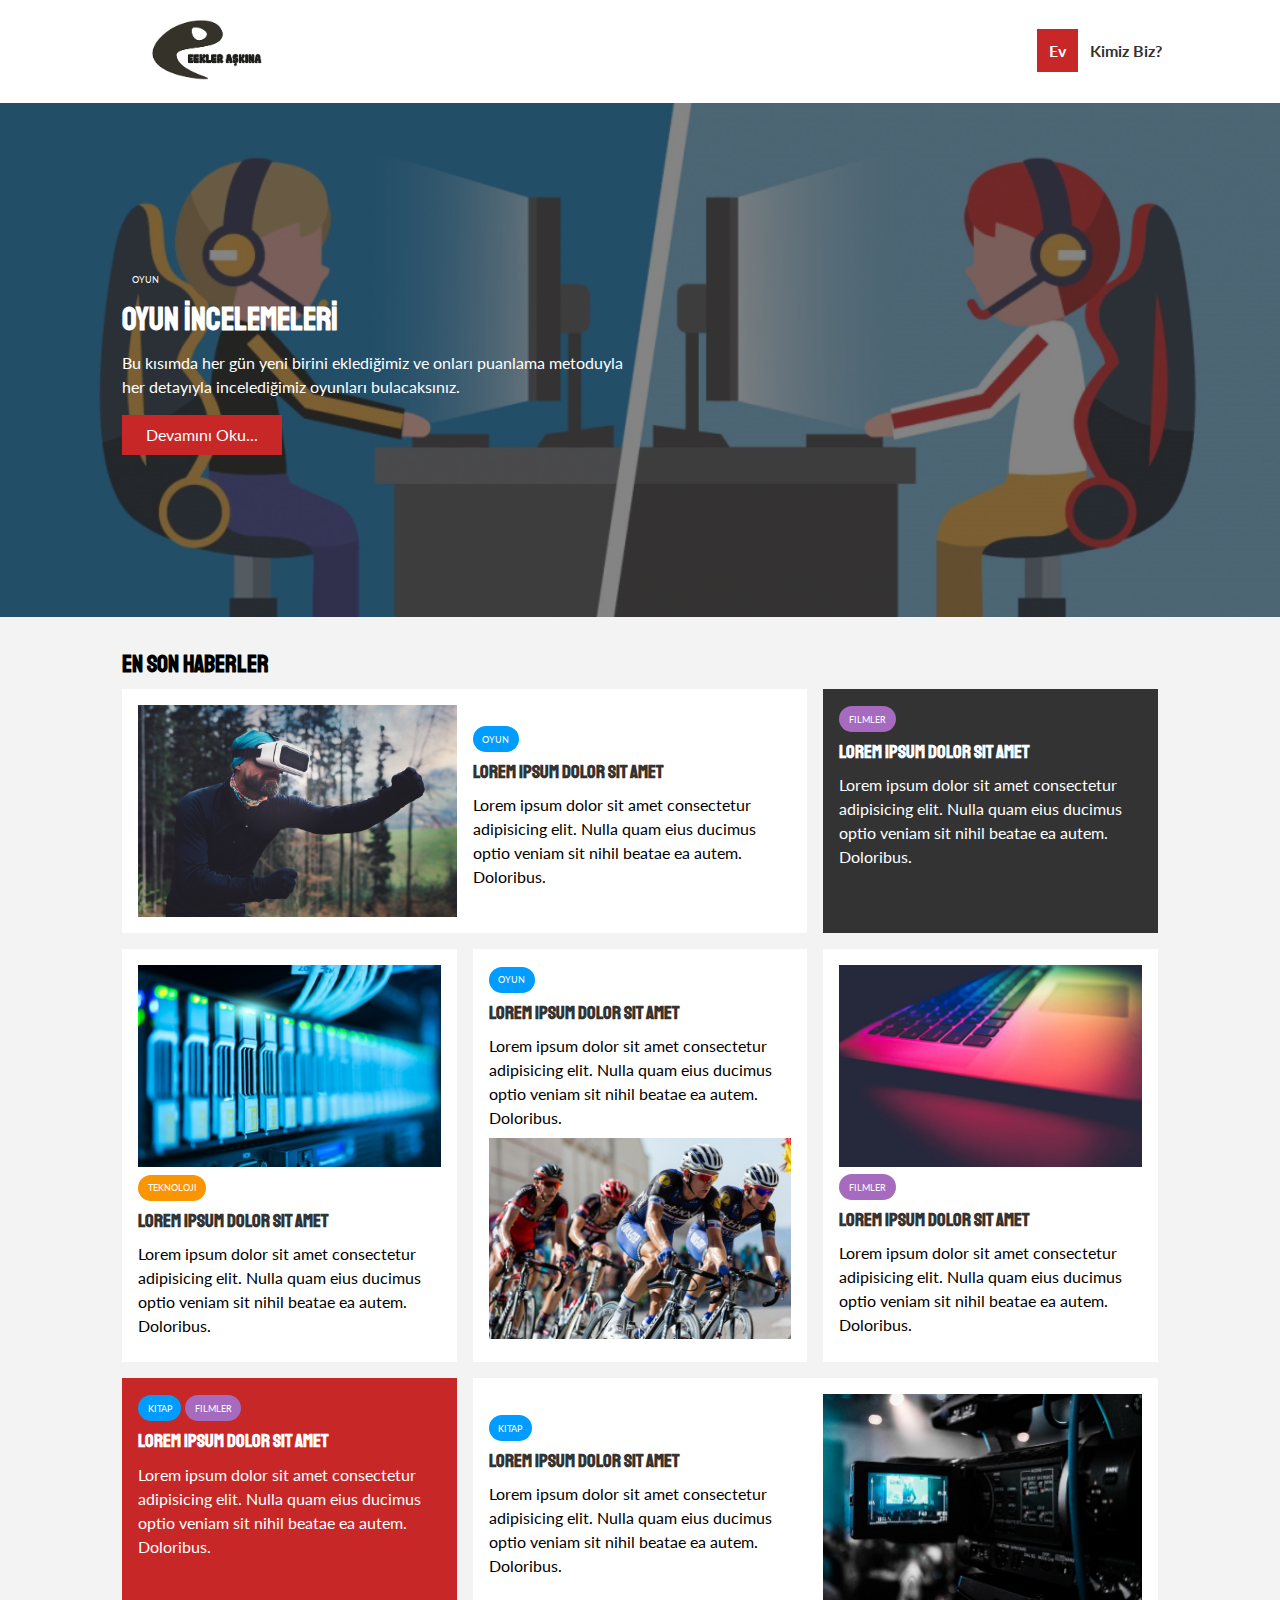
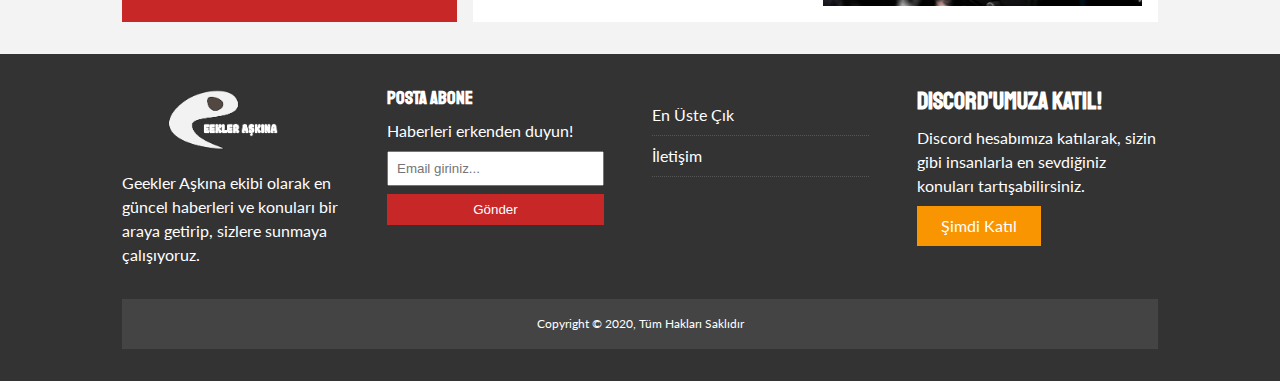
<file: index.html>
<!DOCTYPE html>
<html lang="en">
<head>
  <meta charset="UTF-8">
  <meta name="viewport" content="width=device-width, initial-scale=1.0">
  <meta http-equiv="X-UA-Compatible" content="ie=edge">
  <link rel="stylesheet" href="https://use.fontawesome.com/releases/v5.6.3/css/all.css" integrity="sha384-UHRtZLI+pbxtHCWp1t77Bi1L4ZtiqrqD80Kn4Z8NTSRyMA2Fd33n5dQ8lWUE00s/" crossorigin="anonymous">
  <link href="https://fonts.googleapis.com/css?family=Lato|Staatliches" rel="stylesheet">
  <link rel="stylesheet" href="css/style.css">
  <link rel="stylesheet" media="screen and (max-width: 768px)" href="css/mobile.css">
  <link rel="shortcut icon" type="image/x-icon" href="favicon.ico">
  <title>Geekler Aşkına | Sevdiğiniz Şeyler</title>
</head>
<body>
  <nav id="main-nav">
    <div class="container">
      <img src="img2/banner.png" alt="GeeklerAşkına" class="logo">
      <div class="social">
        <a href="http://facebook.com" target="_blank"><i class="fab fa-facebook fa-2x"></i></a>
        <a href="http://twitter.com" target="_blank"><i class="fab fa-twitter fa-2x"></i></a>
        <a href="http://instagram.com" target="_blank"><i class="fab fa-instagram fa-2x"></i></a>
        <a href="http://youtube.com" target="_blank"><i class="fab fa-youtube fa-2x"></i></a>
      </div>
      <ul>
        <li><a class="current" href="index.html">Ev</a></li>
        <li><a href="about.html">Kimiz Biz?</a></li>
      </ul>
    </div>
  </nav>

  <!-- Showcase -->
  <header id="showcase">
    <div class="container">
      <div class="showcase-container">
        <div class="showcase-content">
          <div class="category category-sports">Oyun</div>
          <h1>OYUN İNCELEMELERİ</h1>
          <p>Bu kısımda her gün yeni birini eklediğimiz ve onları puanlama metoduyla her detayıyla incelediğimiz oyunları bulacaksınız.</p>
          <a href="article.html" class="btn btn-primary">Devamını Oku...</a>
        </div>
      </div>
    </div>
  </header>

  <!-- Home Articles -->
  <section id="home-articles" class="py-2">
    <div class="container">
        <h2>En Son Haberler</h2>
        <div class="articles-container">
          <article class="card">
            <img src="img/articles/ent1.jpg" alt="">
            <div>
              <div class="category category-game">Oyun</div>
              <h3>
                <a href="article.html">Lorem ipsum dolor sit amet</a>
              </h3>
              <p>Lorem ipsum dolor sit amet consectetur adipisicing elit. Nulla quam eius ducimus optio veniam sit nihil beatae ea autem. Doloribus.</p>
            </div>
          </article>
          <article class="card bg-dark">
            <div class="category category-movie">Filmler</div>
            <h3>
              <a href="article.html">Lorem ipsum dolor sit amet</a>
            </h3>
            <p>Lorem ipsum dolor sit amet consectetur adipisicing elit. Nulla quam eius ducimus optio veniam sit nihil beatae ea autem. Doloribus.</p>
          </article>
          <article class="card">
            <img src="img/articles/tech1.jpg" alt="">
            <div class="category category-tech">Teknoloji</div>
            <h3>
              <a href="article.html">Lorem ipsum dolor sit amet</a>
            </h3>
            <p>Lorem ipsum dolor sit amet consectetur adipisicing elit. Nulla quam eius ducimus optio veniam sit nihil beatae ea autem. Doloribus.</p>
          </article>
          <article class="card">
            <div class="category category-game">Oyun</div>
            <h3>
              <a href="article.html">Lorem ipsum dolor sit amet</a>
            </h3>
            <p>Lorem ipsum dolor sit amet consectetur adipisicing elit. Nulla quam eius ducimus optio veniam sit nihil beatae ea autem. Doloribus.</p>
            <img src="img/articles/sports1.jpg" alt="">
          </article>
          <article class="card">
            <img src="img/articles/tech2.jpg" alt="">
            <div class="category category-movie">Filmler</div>
            <h3>
              <a href="article.html">Lorem ipsum dolor sit amet</a>
            </h3>
            <p>Lorem ipsum dolor sit amet consectetur adipisicing elit. Nulla quam eius ducimus optio veniam sit nihil beatae ea autem. Doloribus.</p>
          </article>
          <article class="card bg-primary">
            <div class="category category-book">Kitap</div>
            <div class="category category-movie">Filmler</div>
            <h3>
              <a href="article.html">Lorem ipsum dolor sit amet</a>
            </h3>
            <p>Lorem ipsum dolor sit amet consectetur adipisicing elit. Nulla quam eius ducimus optio veniam sit nihil beatae ea autem. Doloribus.</p>
          </article>
          <article class="card">
            <div>
              <div class="category category-book">Kitap</div>
              <h3>
                <a href="article.html">Lorem ipsum dolor sit amet</a>
              </h3>
              <p>Lorem ipsum dolor sit amet consectetur adipisicing elit. Nulla quam eius ducimus optio veniam sit nihil beatae ea autem. Doloribus.</p>
            </div>
            <img src="img/articles/ent2.jpg" alt="">
          </article>
        </div>
    </div>
  </section>

  <!-- Footer -->
  <footer id="main-footer" class="py-2">
    <div class="container footer-container">
      <div>
        <img src="img2/banner kopyası.png" alt="GeeklerAşkına">
        <p>Geekler Aşkına ekibi olarak en güncel haberleri ve konuları bir araya getirip, sizlere sunmaya çalışıyoruz.</p>
      </div>
      <div>
        <h3>Posta Abone</h3>
        <p>Haberleri erkenden duyun!</p>
        <form name="contact" method="POST" data-netlify="true">
          <input type="email" placeholder="Email giriniz...">
          <input type="submit" value="Gönder" class="btn btn-primary">
        </form>
      </div>
      <div>
        <h3></h3>
        <ul class="list">
          <li><a href="#">En Üste Çık</a></li>
          <li><a href="about.html">İletişim</a></li>
        </ul>
      </div>
      <div>
        <h2>DISCORD'Umuza KATIL!</h2>
        <p>Discord hesabımıza katılarak, sizin gibi insanlarla en sevdiğiniz konuları tartışabilirsiniz.</p>
        <a href="#" class="btn btn-secondary">Şimdi Katıl</a>
      </div>
      <div>
        <p>
          Copyright &copy; 2020, Tüm Hakları Saklıdır
        </p>
      </div>
    </div>
  </footer>

</body>
</html>
</file>
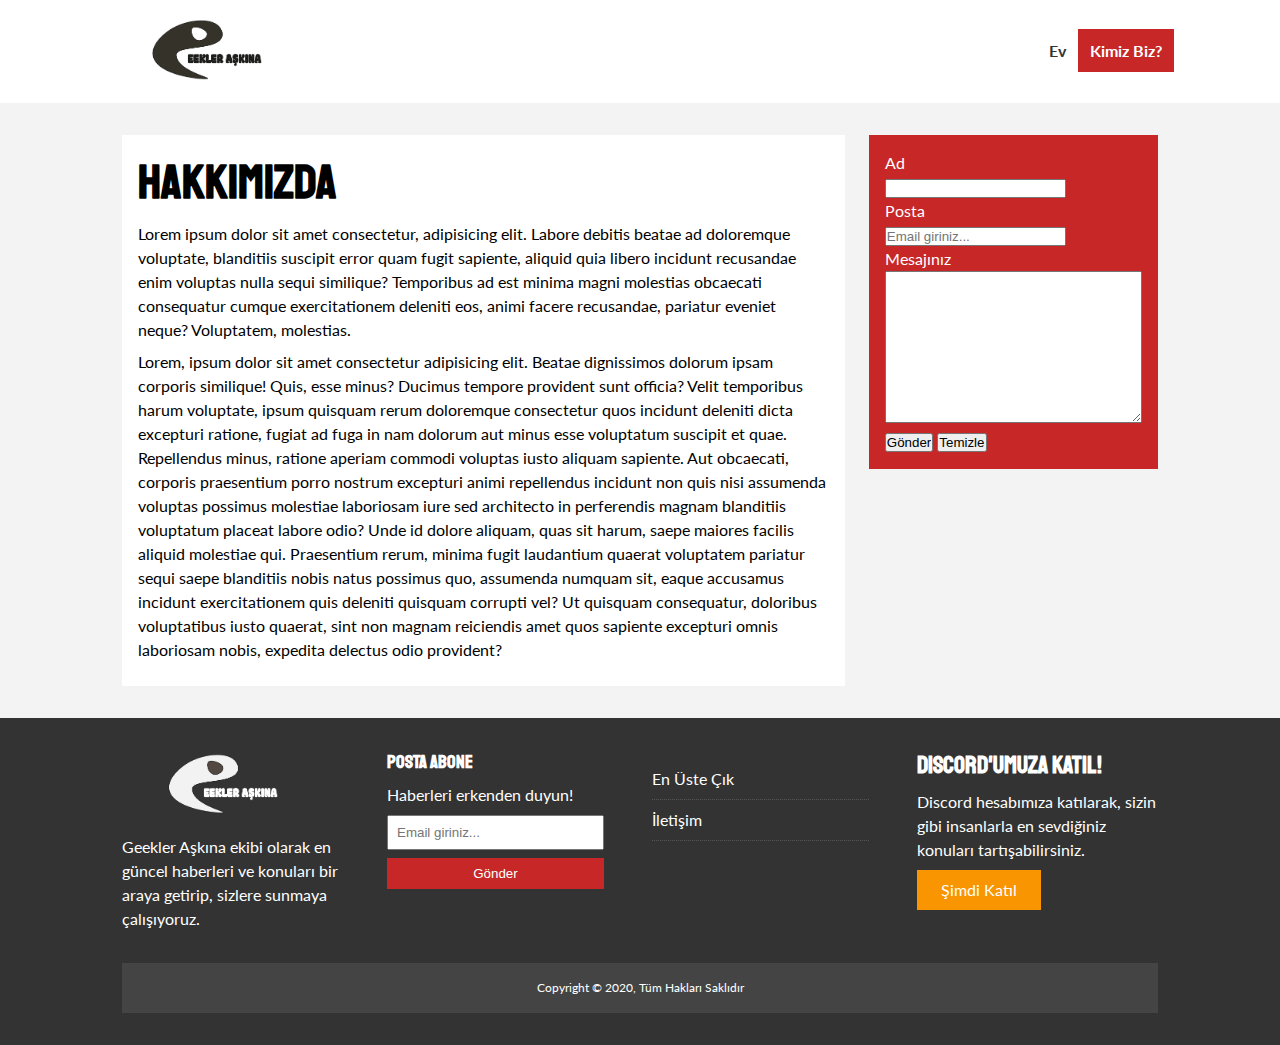
<file: about.html>
<!DOCTYPE html>
<html lang="en">
<head>
  <meta charset="UTF-8">
  <meta name="viewport" content="width=device-width, initial-scale=1.0">
  <meta http-equiv="X-UA-Compatible" content="ie=edge">
  <link rel="stylesheet" href="https://use.fontawesome.com/releases/v5.6.3/css/all.css" integrity="sha384-UHRtZLI+pbxtHCWp1t77Bi1L4ZtiqrqD80Kn4Z8NTSRyMA2Fd33n5dQ8lWUE00s/" crossorigin="anonymous">
  <link href="https://fonts.googleapis.com/css?family=Lato|Staatliches" rel="stylesheet">
  <link rel="stylesheet" href="css/style.css">
  <link rel="stylesheet" media="screen and (max-width: 768px)" href="css/mobile.css">
  <link rel="shortcut icon" type="image/x-icon" href="favicon.ico">
  <title>Geekler Aşkına | Hakkında</title>
</head>
<body>
  <nav id="main-nav">
    <div class="container">
      <img src="img2/banner.png" alt="NewsGrid" class="logo">
      <div class="social">
        <a href="http://facebook.com" target="_blank"><i class="fab fa-facebook fa-2x"></i></a>
        <a href="http://twitter.com" target="_blank"><i class="fab fa-twitter fa-2x"></i></a>
        <a href="http://instagram.com" target="_blank"><i class="fab fa-instagram fa-2x"></i></a>
        <a href="http://youtube.com" target="_blank"><i class="fab fa-youtube fa-2x"></i></a>
      </div>
      <ul>
        <li><a href="index.html">Ev</a></li>
        <li><a class="current" href="about.html">Kimiz Biz?</a></li>
      </ul>
    </div>
  </nav>

  <section id="about">
    <div class="container">
      <div class="page-container">
        <article class="card">
          <h1 class="l-heading">Hakkımızda</h1>
          <p>Lorem ipsum dolor sit amet consectetur, adipisicing elit. Labore debitis beatae ad doloremque voluptate, blanditiis suscipit error quam fugit sapiente, aliquid quia libero incidunt recusandae enim voluptas nulla sequi similique? Temporibus ad est minima magni molestias obcaecati consequatur cumque exercitationem deleniti eos, animi facere recusandae, pariatur eveniet neque? Voluptatem, molestias.</p>
          <p>Lorem, ipsum dolor sit amet consectetur adipisicing elit. Beatae dignissimos dolorum ipsam corporis similique! Quis, esse minus? Ducimus tempore provident sunt officia? Velit temporibus harum voluptate, ipsum quisquam rerum doloremque consectetur quos incidunt deleniti dicta excepturi ratione, fugiat ad fuga in nam dolorum aut minus esse voluptatum suscipit et quae. Repellendus minus, ratione aperiam commodi voluptas iusto aliquam sapiente. Aut obcaecati, corporis praesentium porro nostrum excepturi animi repellendus incidunt non quis nisi assumenda voluptas possimus molestiae laboriosam iure sed architecto in perferendis magnam blanditiis voluptatum placeat labore odio? Unde id dolore aliquam, quas sit harum, saepe maiores facilis aliquid molestiae qui. Praesentium rerum, minima fugit laudantium quaerat voluptatem pariatur sequi saepe blanditiis nobis natus possimus quo, assumenda numquam sit, eaque accusamus incidunt exercitationem quis deleniti quisquam corrupti vel? Ut quisquam consequatur, doloribus voluptatibus iusto quaerat, sint non magnam reiciendis amet quos sapiente excepturi omnis laboriosam nobis, expedita delectus odio provident?</p>
        </article>
        <aside class="card bg-primary">
          <form action="process.php">
            <div>
                <label for="name">Ad</label><br>
                <input type="text" id="name" name="name">
            </div>
            <div>
                <label for="email">Posta</label><br>
                <input type="email" name="email" id="email" placeholder="Email giriniz..." >
            </div>
            <div>
                <label for="message">Mesajınız</label><br>
                <textarea name="message" id="message" cols="30" rows="10" rows="5"> </textarea>
            </div>
            <div>
              <input type="submit" value="Gönder" >
              <!-- Button Submit -->
              <!-- <button type="submit">Submit</button> -->
              <button type="reset">Temizle</button>
          </div>
        </aside>
      </div>
    </div>
  </section>

  <!-- Footer -->
  <footer id="main-footer" class="py-2">
    <div class="container footer-container">
      <div>
        <img src="img2/banner kopyası.png" alt="GeeklerAşkına">
        <p>Geekler Aşkına ekibi olarak en güncel haberleri ve konuları bir araya getirip, sizlere sunmaya çalışıyoruz.</p>
      </div>
      <div>
        <h3>Posta Abone</h3>
        <p>Haberleri erkenden duyun!</p>
        <form name="contact" method="POST" data-netlify="true">
          <input type="email" placeholder="Email giriniz...">
          <input type="submit" value="Gönder" class="btn btn-primary">
        </form>
      </div>
      <div>
        <h3></h3>
        <ul class="list">
          <li><a href="#">En Üste Çık</a></li>
          <li><a href="#">İletişim</a></li>
        </ul>
      </div>
      <div>
        <h2>DISCORD'Umuza KATIL!</h2>
        <p>Discord hesabımıza katılarak, sizin gibi insanlarla en sevdiğiniz konuları tartışabilirsiniz.</p>
        <a href="#" class="btn btn-secondary">Şimdi Katıl</a>
      </div>
      <div>
        <p>
          Copyright &copy; 2020, Tüm Hakları Saklıdır
        </p>
      </div>
    </div>
  </footer>

</body>
</html>
</file>
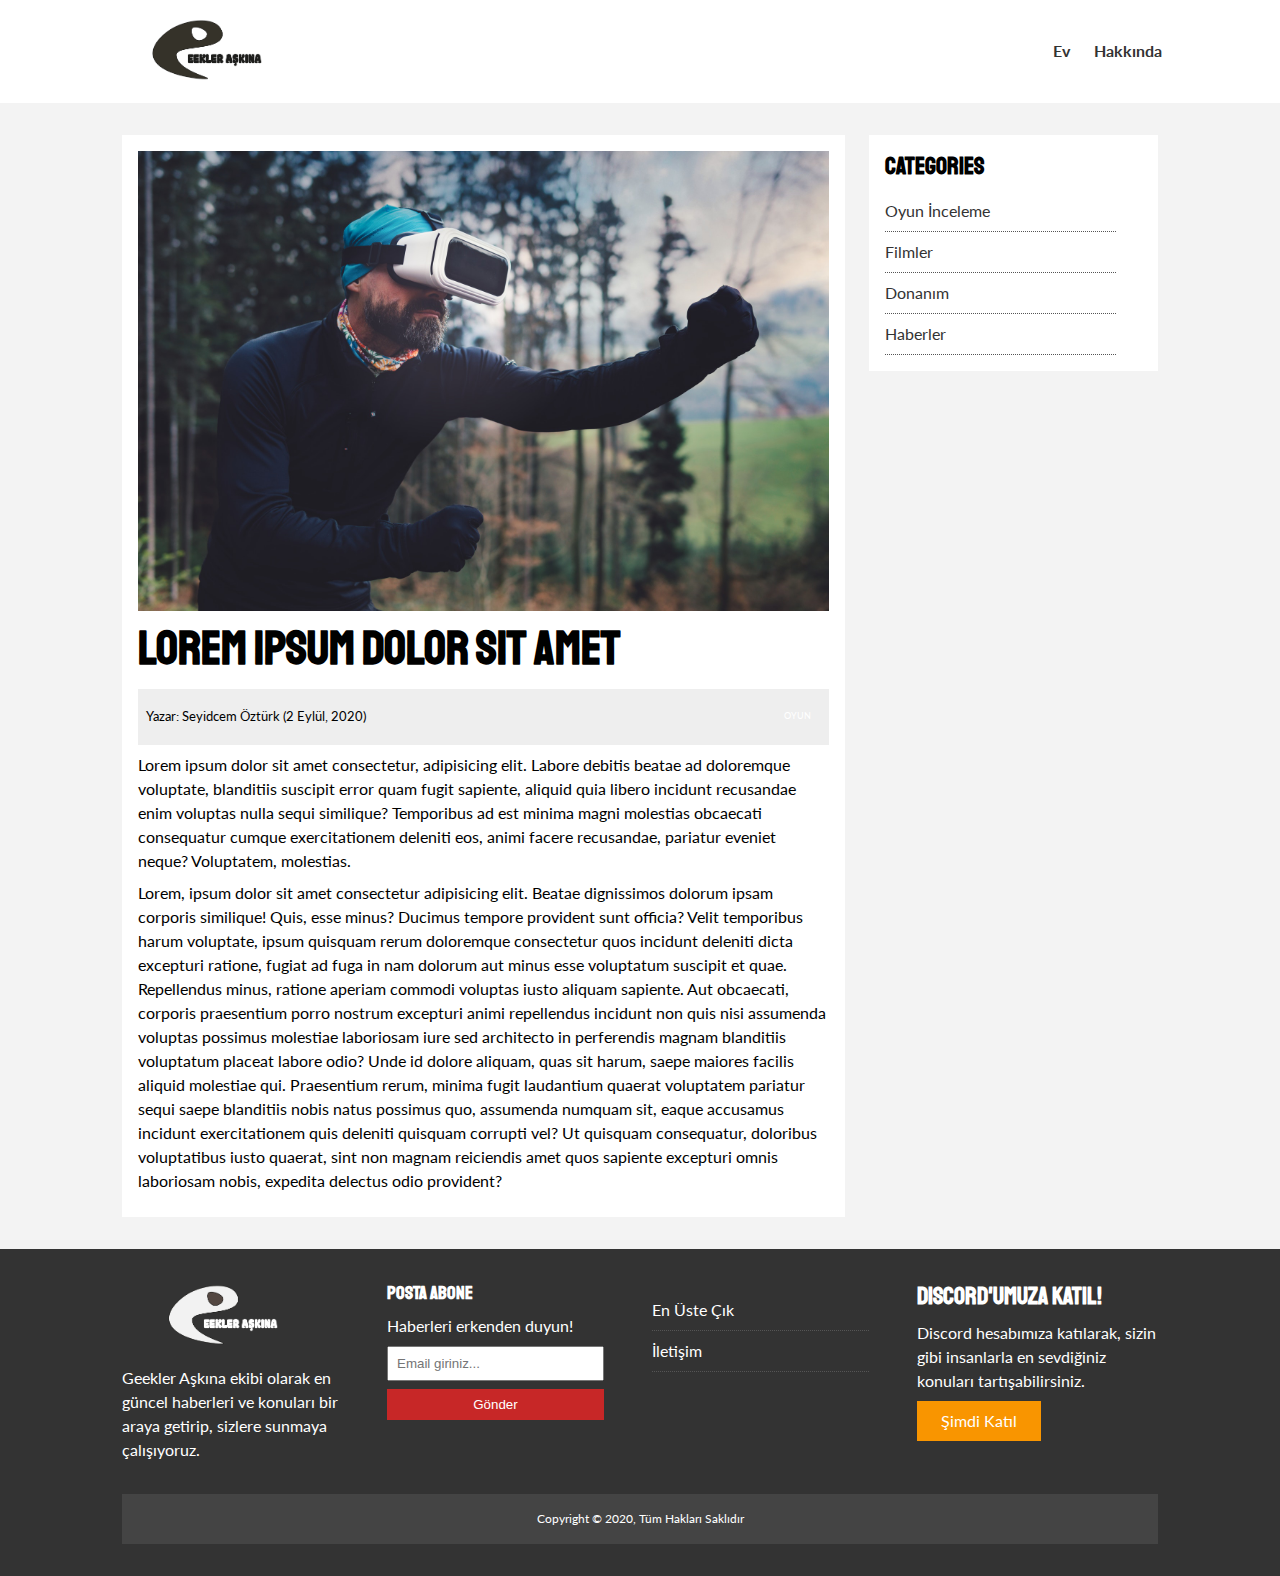
<file: article.html>
<!DOCTYPE html>
<html lang="en">
<head>
  <meta charset="UTF-8">
  <meta name="viewport" content="width=device-width, initial-scale=1.0">
  <meta http-equiv="X-UA-Compatible" content="ie=edge">
  <link rel="stylesheet" href="https://use.fontawesome.com/releases/v5.6.3/css/all.css" integrity="sha384-UHRtZLI+pbxtHCWp1t77Bi1L4ZtiqrqD80Kn4Z8NTSRyMA2Fd33n5dQ8lWUE00s/" crossorigin="anonymous">
  <link href="https://fonts.googleapis.com/css?family=Lato|Staatliches" rel="stylesheet">
  <link rel="stylesheet" href="css/style.css">
  <link rel="stylesheet" media="screen and (max-width: 768px)" href="css/mobile.css">
  <link rel="shortcut icon" type="image/x-icon" href="favicon.ico">
  <title>Geekler Aşkına | Makaleler</title>
</head>
<body>
  <nav id="main-nav">
    <div class="container">
      <img src="img2/banner.png" alt="GeeklerAşkına" class="logo">
      <div class="social">
        <a href="http://facebook.com" target="_blank"><i class="fab fa-facebook fa-2x"></i></a>
        <a href="http://twitter.com" target="_blank"><i class="fab fa-twitter fa-2x"></i></a>
        <a href="http://instagram.com" target="_blank"><i class="fab fa-instagram fa-2x"></i></a>
        <a href="http://youtube.com" target="_blank"><i class="fab fa-youtube fa-2x"></i></a>
      </div>
      <ul>
        <li><a href="index.html">Ev</a></li>
        <li><a href="about.html">Hakkında</a></li>
      </ul>
    </div>
  </nav>

  <section id="article">
    <div class="container">
      <div class="page-container">
        <article class="card">
          <img src="img/articles/ent1.jpg" alt="">
          <h1 class="l-heading">Lorem ipsum dolor sit amet</h1>
          <div class="meta">
            <small>
              <i class="fas fa-user"></i> Yazar: Seyidcem Öztürk (2 Eylül, 2020)
            </small>
            <div class="category category-ent">Oyun</div>
          </div>
          <p>Lorem ipsum dolor sit amet consectetur, adipisicing elit. Labore debitis beatae ad doloremque voluptate, blanditiis suscipit error quam fugit sapiente, aliquid quia libero incidunt recusandae enim voluptas nulla sequi similique? Temporibus ad est minima magni molestias obcaecati consequatur cumque exercitationem deleniti eos, animi facere recusandae, pariatur eveniet neque? Voluptatem, molestias.</p>
          <p>Lorem, ipsum dolor sit amet consectetur adipisicing elit. Beatae dignissimos dolorum ipsam corporis similique! Quis, esse minus? Ducimus tempore provident sunt officia? Velit temporibus harum voluptate, ipsum quisquam rerum doloremque consectetur quos incidunt deleniti dicta excepturi ratione, fugiat ad fuga in nam dolorum aut minus esse voluptatum suscipit et quae. Repellendus minus, ratione aperiam commodi voluptas iusto aliquam sapiente. Aut obcaecati, corporis praesentium porro nostrum excepturi animi repellendus incidunt non quis nisi assumenda voluptas possimus molestiae laboriosam iure sed architecto in perferendis magnam blanditiis voluptatum placeat labore odio? Unde id dolore aliquam, quas sit harum, saepe maiores facilis aliquid molestiae qui. Praesentium rerum, minima fugit laudantium quaerat voluptatem pariatur sequi saepe blanditiis nobis natus possimus quo, assumenda numquam sit, eaque accusamus incidunt exercitationem quis deleniti quisquam corrupti vel? Ut quisquam consequatur, doloribus voluptatibus iusto quaerat, sint non magnam reiciendis amet quos sapiente excepturi omnis laboriosam nobis, expedita delectus odio provident?</p>
        </article>

        <aside id="categories" class="card">
          <h2>Categories</h2>
          <ul class="list">
            <li><a href="#"><i class="fas fa-chevron-right"></i> Oyun İnceleme</a></li>
            <li><a href="#"><i class="fas fa-chevron-right"></i> Filmler</a></li>
            <li><a href="#"><i class="fas fa-chevron-right"></i> Donanım</a></li>
            <li><a href="#"><i class="fas fa-chevron-right"></i> Haberler</a></li>
            
          </ul>
        </aside>

        
      </div>
    </div>
  </section>

  <!-- Footer -->
  <footer id="main-footer" class="py-2">
    <div class="container footer-container">
      <div>
        <img src="img2/banner kopyası.png" alt="GeeklerAşkına">
        <p>Geekler Aşkına ekibi olarak en güncel haberleri ve konuları bir araya getirip, sizlere sunmaya çalışıyoruz.</p>
      </div>
      <div>
        <h3>Posta Abone</h3>
        <p>Haberleri erkenden duyun!</p>
        <form name="contact" method="POST" data-netlify="true"></form>
          <input type="email" placeholder="Email giriniz...">
          <input type="submit" value="Gönder" class="btn btn-primary">
        </form>
      </div>
      <div>
        <h3></h3>
        <ul class="list">
          <li><a href="#">En Üste Çık</a></li>
          <li><a href="#">İletişim</a></li>
        </ul>
      </div>
      <div>
        <h2>DISCORD'Umuza KATIL!</h2>
        <p>Discord hesabımıza katılarak, sizin gibi insanlarla en sevdiğiniz konuları tartışabilirsiniz.</p>
        <a href="#" class="btn btn-secondary">Şimdi Katıl</a>
      </div>
      <div>
        <p>
          Copyright &copy; 2020, Tüm Hakları Saklıdır
        </p>
      </div>
    </div>
  </footer>

</body>
</html>
</file>
<file: css/style.css>
:root {
  --primary-color: #c72727;
  --secondary-color: #f99500;
  --light-color: #f3f3f3;
  --dark-color: #333;
  --max-width: 1100px;
}

.category {
  --tech-color: #f99500;
  --movie-color: #a66bbe;
  --game-color: #009cff;
  --book-color: #009cff; 
}

* {
  margin: 0;
  padding: 0;
  box-sizing: border-box;
}

body {
  font-family: 'Lato', sans-serif;
  line-height: 1.5;
  background: var(--light-color);
}

a {
  color: #333;
  text-decoration: none;
}

ul {
  list-style: none;
}

p {
  margin: .5rem 0;
}

img {
  width: 100%;
}

h1, h2, h3, h4, h5, h6 {
  font-family: 'Staatliches', cursive;
  margin-bottom: .55rem;
  line-height: 1.3;
}

/* Utility */
.container {
  max-width: var(--max-width);
  margin: auto;
  padding: 0 2rem;
  overflow: hidden;
}

.category {
  display: inline-block;
  color: #fff;
  font-size: 0.55rem;
  text-transform: uppercase;
  padding: 0.4rem 0.6rem;
  border-radius: 15px;
  margin-bottom: 0.5rem;
}

.category-tech { background: var(--tech-color) }
.category-movie { background: var(--movie-color) }
.category-game { background: var(--game-color) }
.category-book { background: var(--book-color) }

.btn {
  display: inline-block;
  border: none;
  background: var(--dark-color);
  color: #fff;
  padding: 0.5rem 1.5rem;
}

.btn-light { background: var(--light-color) }
.btn-primary { background: var(--primary-color) }
.btn-secondary { background: var(--secondary-color) }

.btn-block {
  display: block;
  width: 100%;
  text-align: center;
}

.btn:hover {
  opacity: 0.9;
}

.card {
  background: #fff;
  padding: 1rem;
}

.bg-dark {
  background: var(--dark-color);
  color: #fff;
}

.bg-primary {
  background: var(--primary-color);
  color: #fff;
}

.bg-secondary {
  background: var(--secondary-color);
  color: #fff;
}

.bg-dark h1,
.bg-dark h2,
.bg-dark h3,
.bg-dark a,
.bg-primary h1,
.bg-primary h2,
.bg-primary h3,
.bg-primary a,
.bg-secondary h1,
.bg-secondary h2,
.bg-secondary h3,
.bg-secondary a {
  color: #fff;
}

.py-1 { padding: 1.5rem 0 }
.py-2 { padding: 2rem 0 }
.py-3 { padding: 3rem 0 }
.p-1 { padding: 1.5rem }
.p-2 { padding: 2rem }
.p-3 { padding: 3rem }

.l-heading {
  font-size: 3rem;
}

.list li {
  padding: .5rem 0;
  border-bottom: #555 dotted 1px;
  width: 90%;
}

.list li a:hover {
  color: var(--primary-color) !important;
}

/* Inner page grid container */
.page-container {
  display: grid;
  grid-template-columns: 5fr 2fr;
  margin: 2rem 0;
  grid-gap: 1.5rem;
}

.page-container > *:first-child {
  grid-row: 1 / span 3;
}

/* Navigation */
#main-nav {
  background: #fff;
  position: sticky;
  top: 0;
  z-index: 2;
}

#main-nav .container {
  display: grid;
  grid-template-columns: 6fr 3fr 2fr;
  padding: 1rem;
  align-items: center;
}

#main-nav .logo {
  width: 200px;
}

#main-nav ul {
  justify-self: end;
  display: flex;
}

#main-nav ul li a {
  padding: 0.75rem;
  font-weight: bold;
}

#main-nav ul li a.current {
  background: var(--primary-color);
  color: #fff;
}

#main-nav ul li a:hover {
  background: var(--light-color);
  color: var(--dark-color);
}

#main-nav .social {
  justify-self: center;
}

#main-nav .social i {
  color: #777;
  margin-right: .5rem;
}

/* Showcase */
#showcase {
  color: #fff;
  background: #333;
  padding: 2rem;
  position: relative;
}

#showcase:before {
  content: '';
  background: url('../img2/games.jpg') no-repeat center center/cover;
  position: absolute;
  top: 0;
  left: 0;
  width: 100%;
  height: 100%;
  opacity: 0.4;
}

#showcase .showcase-container {
  display: grid;
  grid-template-columns: repeat(2, 1fr);
  justify-content: center;
  align-items: center;
  height: 50vh;
}

#showcase .showcase-content {
  z-index: 1;
}

#showcase .showcase-content p {
  margin-bottom: 1rem;
}

/* Home Articles */
#home-articles .articles-container {
  display: grid;
  grid-template-columns: repeat(3, 1fr);
  grid-gap: 1rem;
}

#home-articles .articles-container > *:first-child,
#home-articles .articles-container > *:last-child {
  display: grid;
  grid-template-columns: repeat(2, 1fr);
  grid-gap: 1rem;
  align-items: center;
  grid-column: 1 / span 2;
}

#home-articles .articles-container > *:last-child {
  grid-column: 2 / span 2;
}

#article .meta {
  display: flex;
  justify-content: space-between;
  align-items: center;
  background: #eee;
  padding: 0.5rem;
}

#article .meta .category {
  margin-top: 0.4rem;
}

/* Footer */
#main-footer {
  background: var(--dark-color);
  color: #fff;
}

#main-footer img {
  width: 200px;
}

#main-footer a {
  color: #fff;
}

#main-footer .footer-container {
  display: grid;
  grid-template-columns: repeat(4, 1fr);
  grid-gap: 1.5rem;
}

#main-footer .footer-container > *:last-child {
  background: #444;
  grid-column: 1 / span 4;
  padding: .5rem;
  text-align: center;
  font-size: 0.75rem;
}

#main-footer .footer-container input[type='email'] {
  width: 90%;
  padding: 0.5rem;
  margin-bottom: 0.5rem;
}

#main-footer .footer-container input[type='submit'] {
  width: 90%;
}
</file>
<file: css/mobile.css>
/* Navigation */
#main-nav .social {
  display: none;
}

#main-nav .container {
  grid-template-columns: 1fr;
  grid-gap: 1.2rem;
}

#main-nav ul,
#main-nav .logo {
  justify-self: center;
}

#main-nav ul li a {
  padding: 0.50rem;
}

#home-articles .articles-container {
  grid-template-columns: repeat(2, 1fr);
}

#home-articles .articles-container > *:first-child,
#home-articles .articles-container > *:last-child {
  grid-template-columns: 1fr;
  grid-column: 1;
}

@media(max-width: 600px) {
  /* Stack Grid Items */
  #showcase .showcase-container,
  #home-articles .articles-container,
  #main-footer .footer-container {
    grid-template-columns: 1fr;
  }

  #main-footer .footer-container > *:last-child {
    grid-column: 1;
  }

  #main-footer .footer-container > *:first-child,
  #main-footer .footer-container > *:nth-child(2){
    border-bottom: #444 dotted 1px;
    padding-bottom: 1rem;
  }

  .page-container {
    grid-template-columns: 1fr;
    text-align: center;
  }

  .page-container > *:first-child {
    grid-row: 1;
  }

  .l-heading {
    font-size: 2rem;
  }
}
</file>
